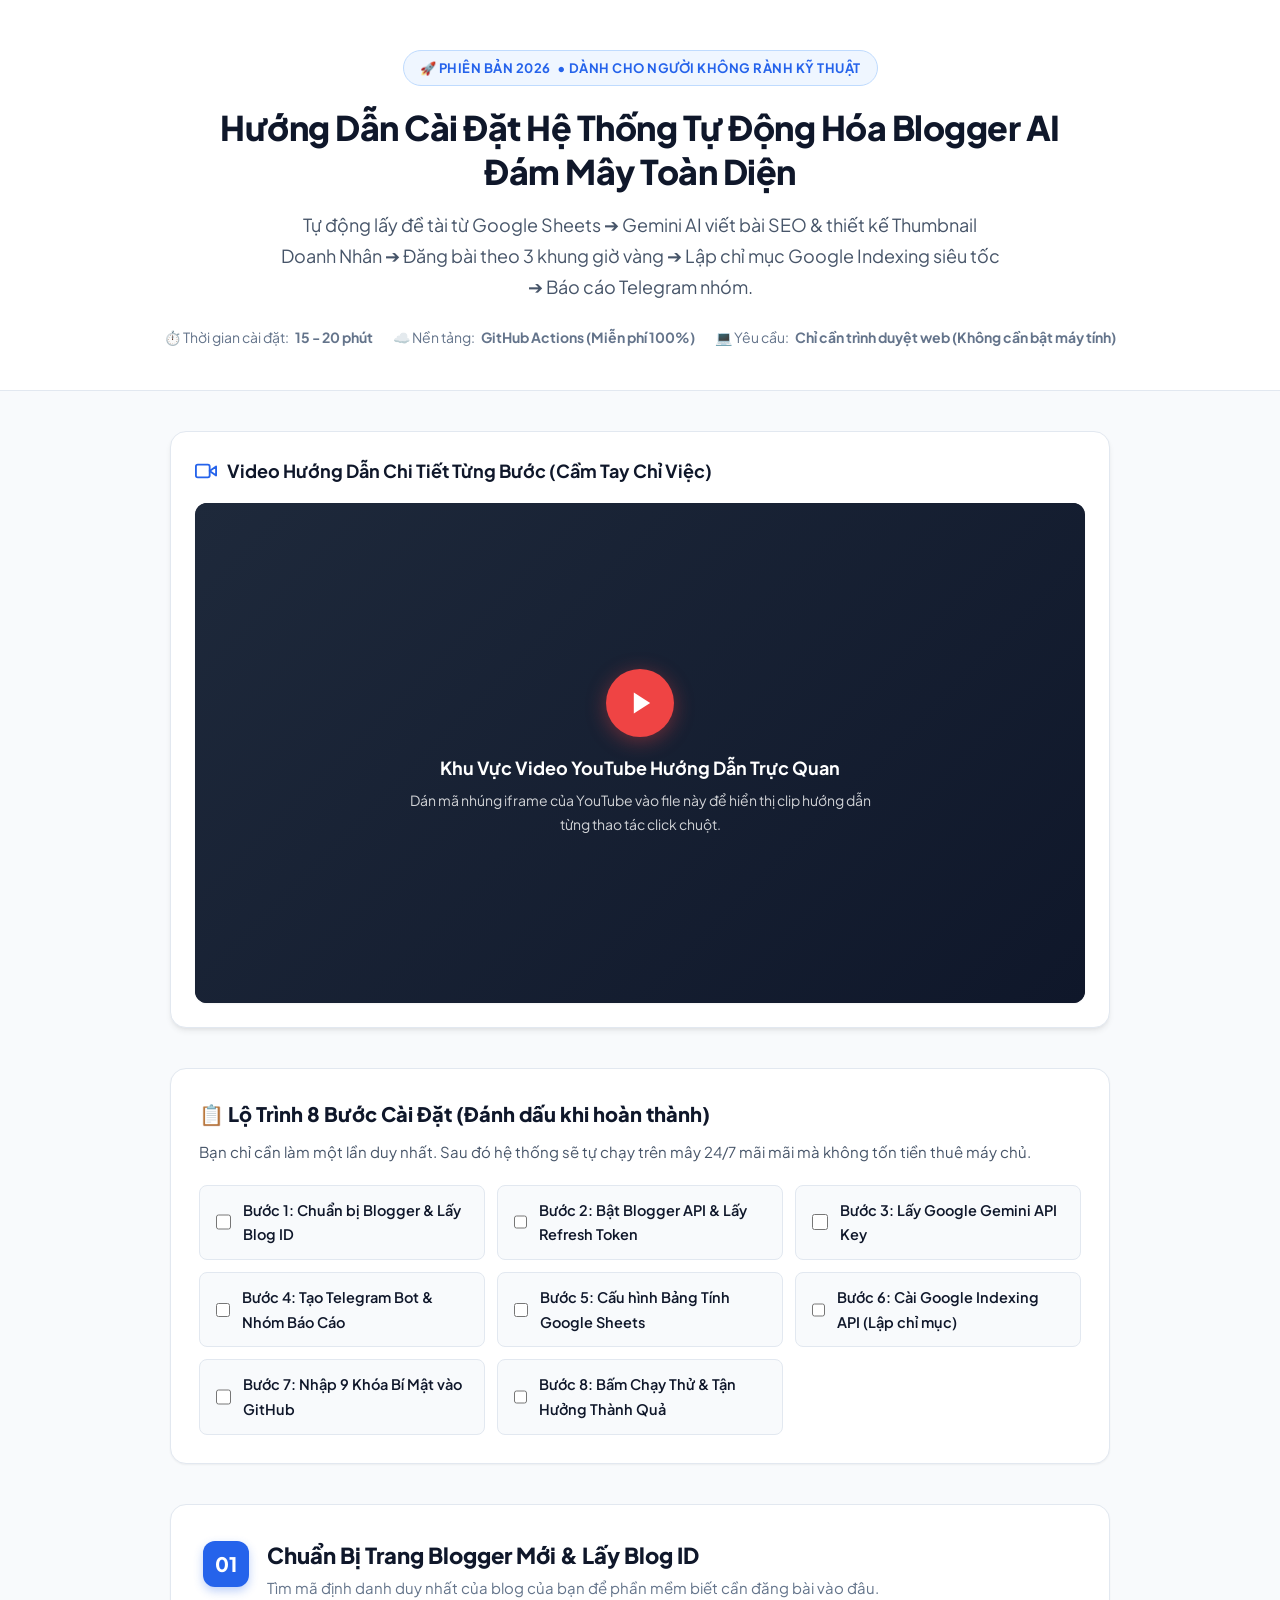
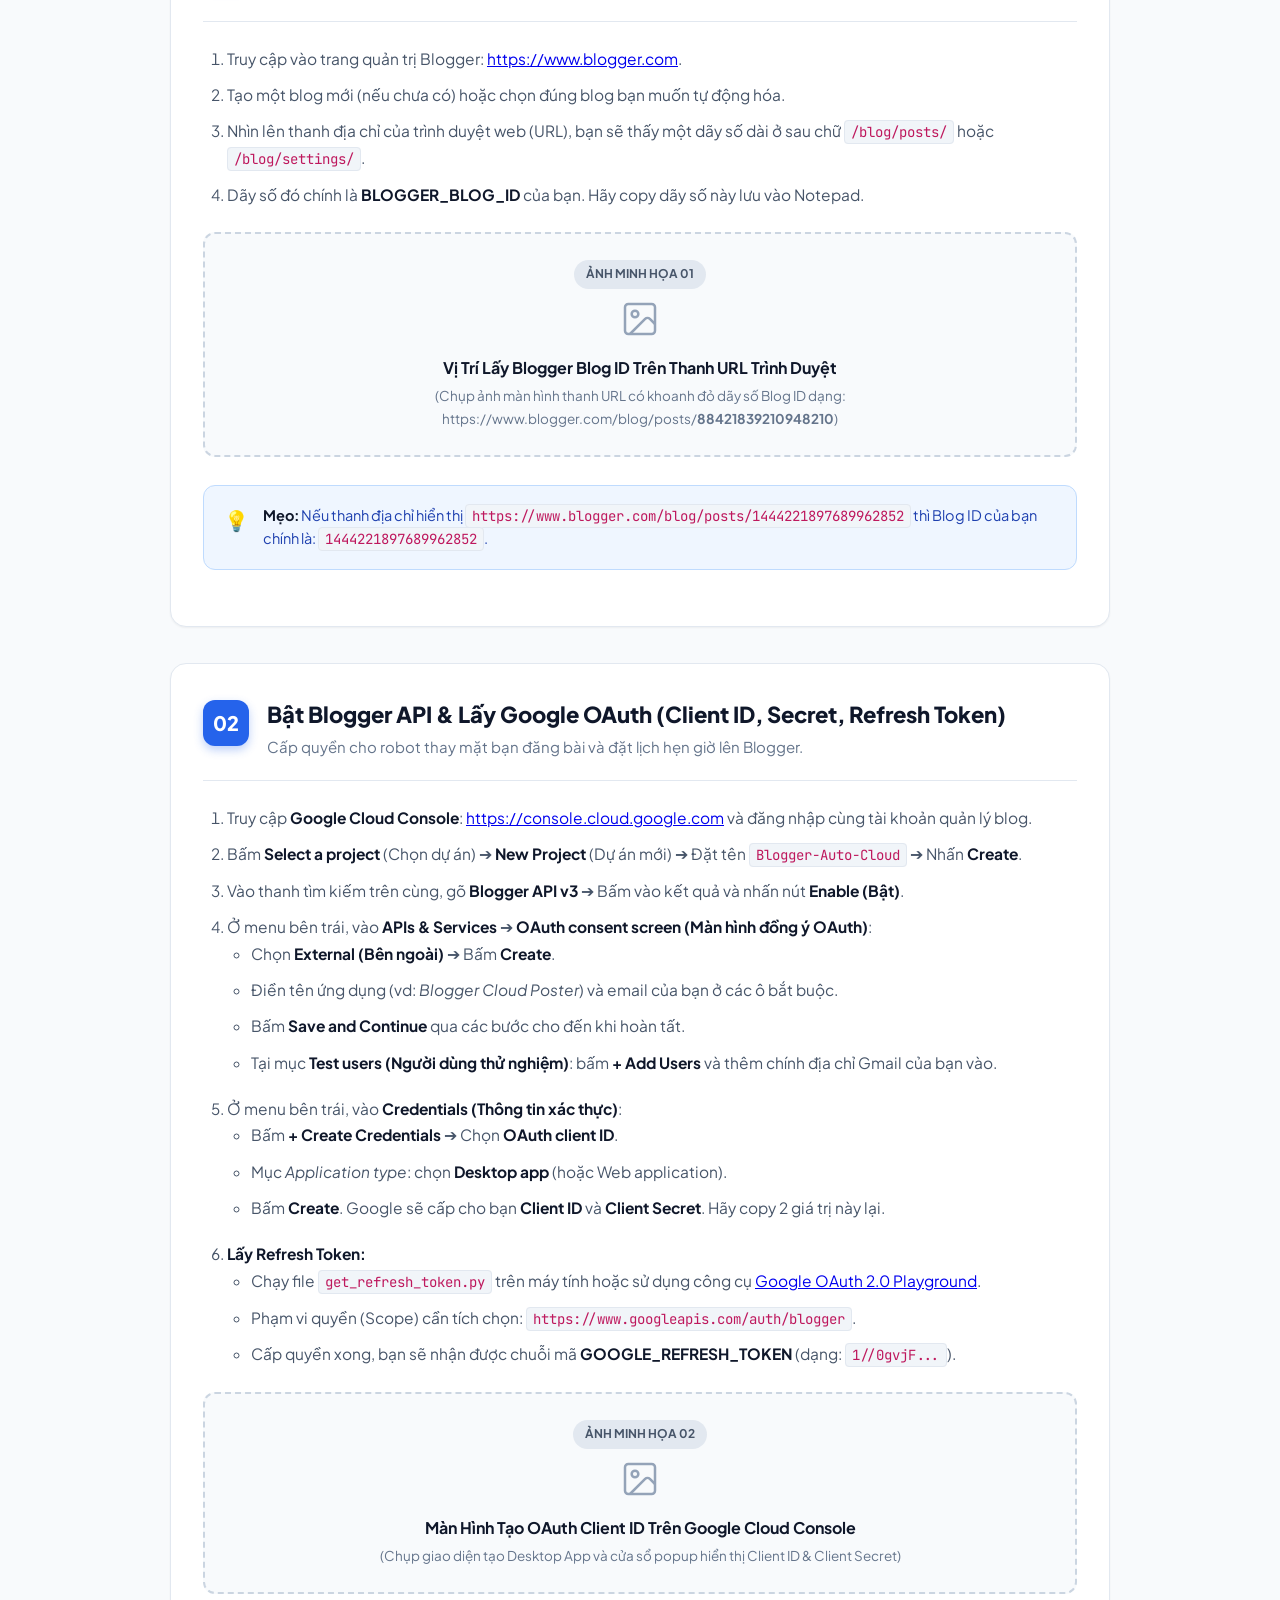
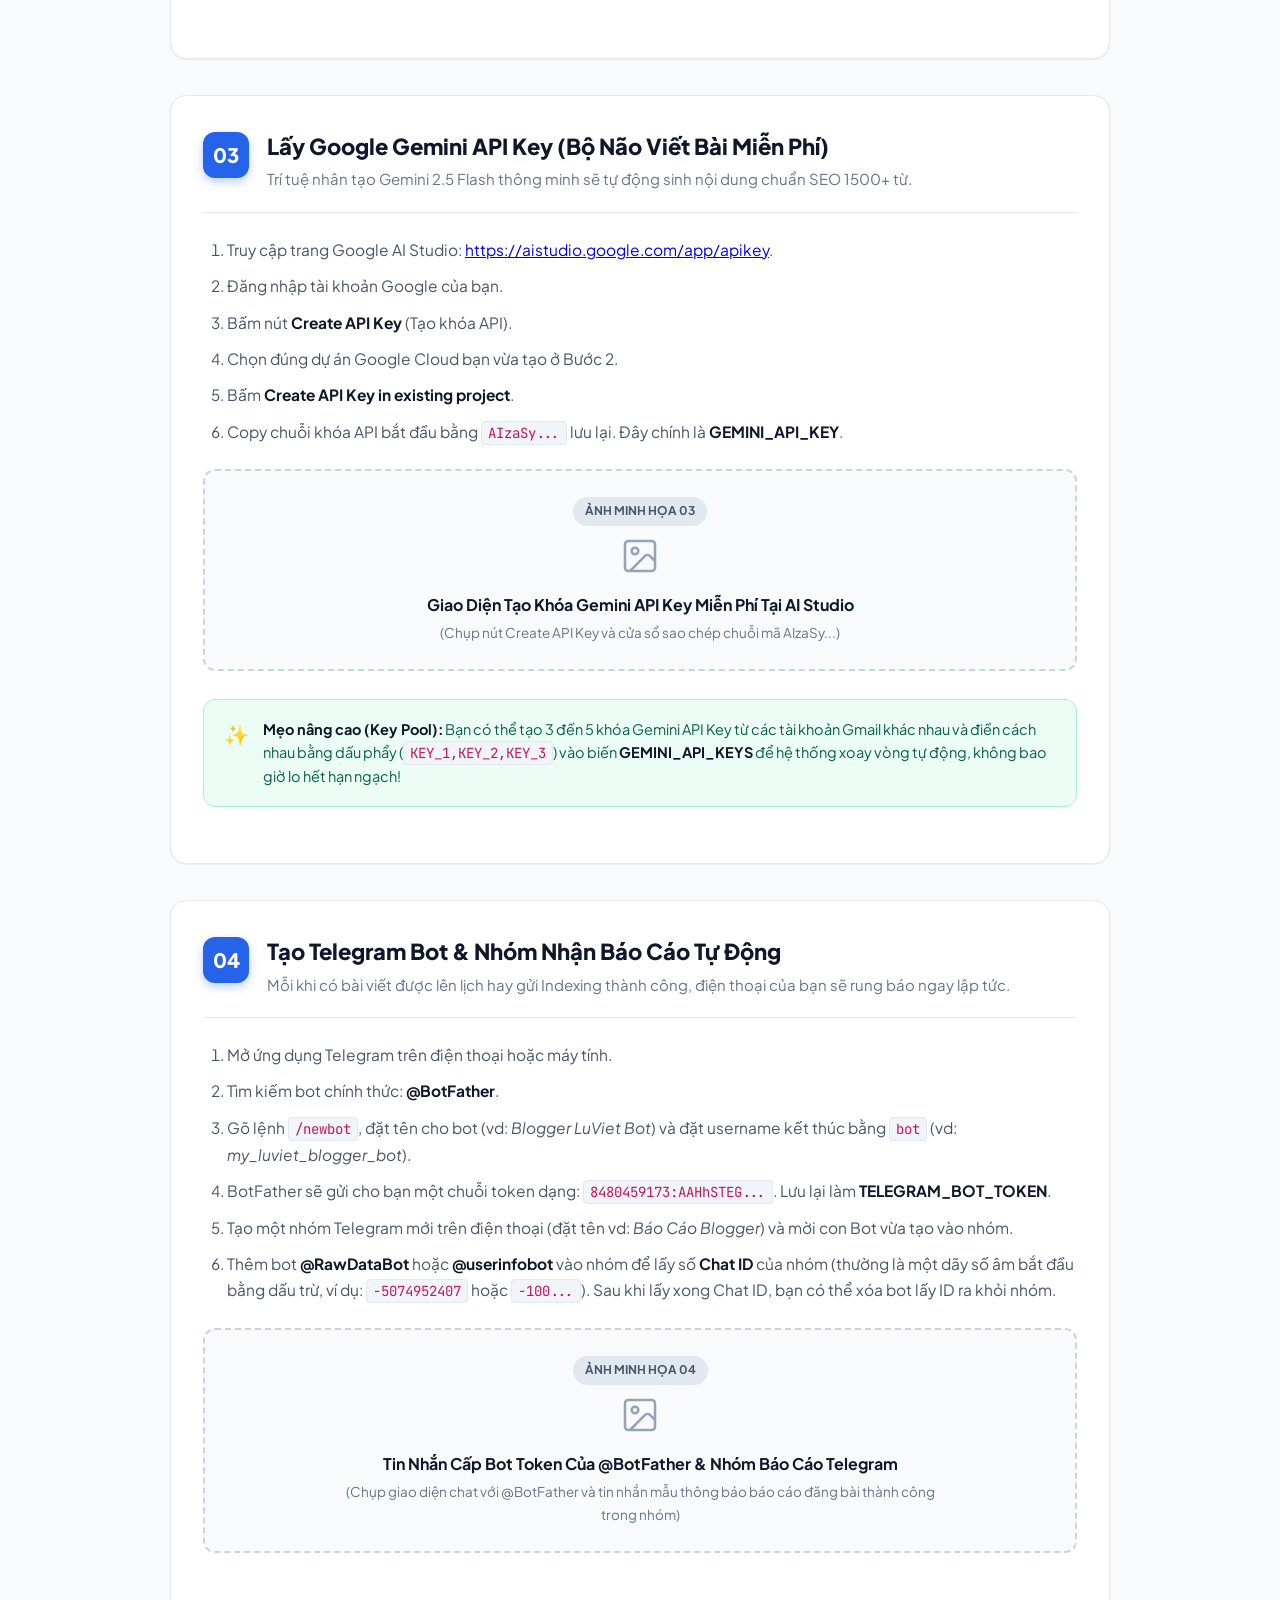
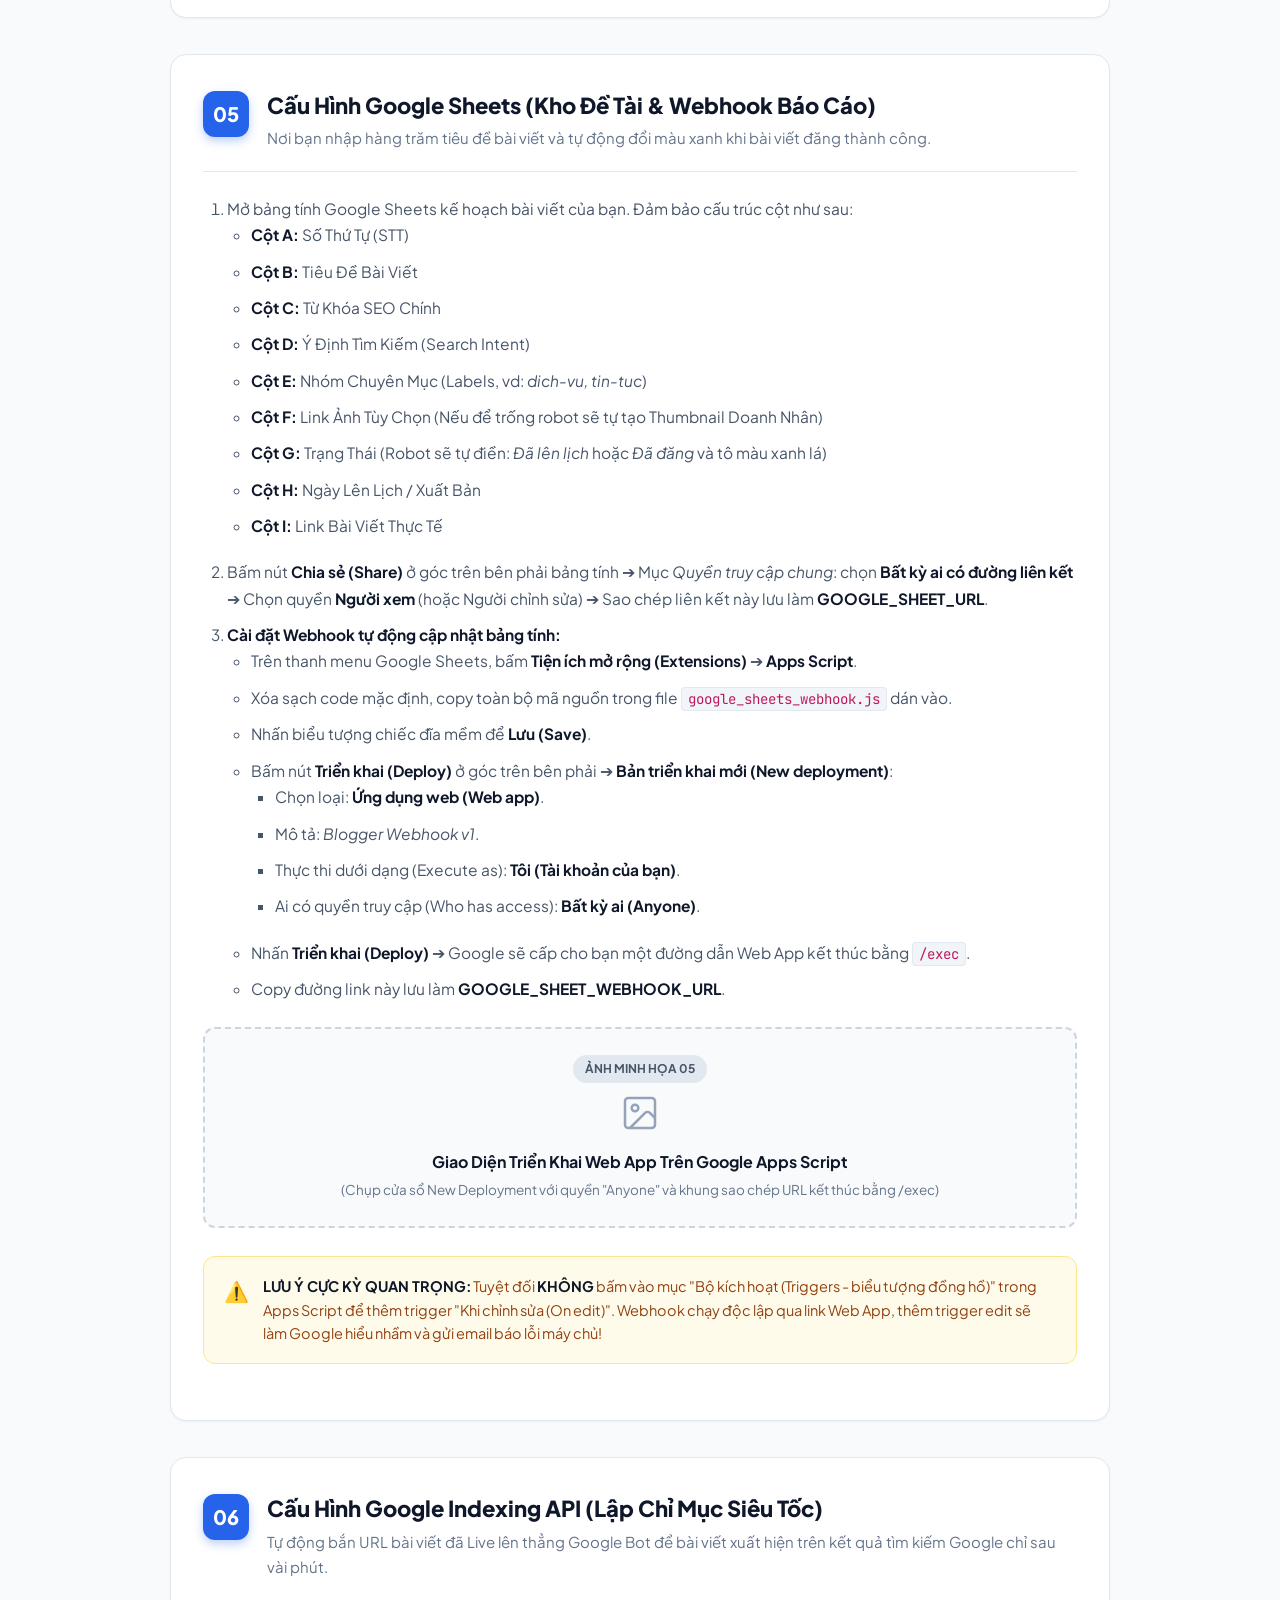
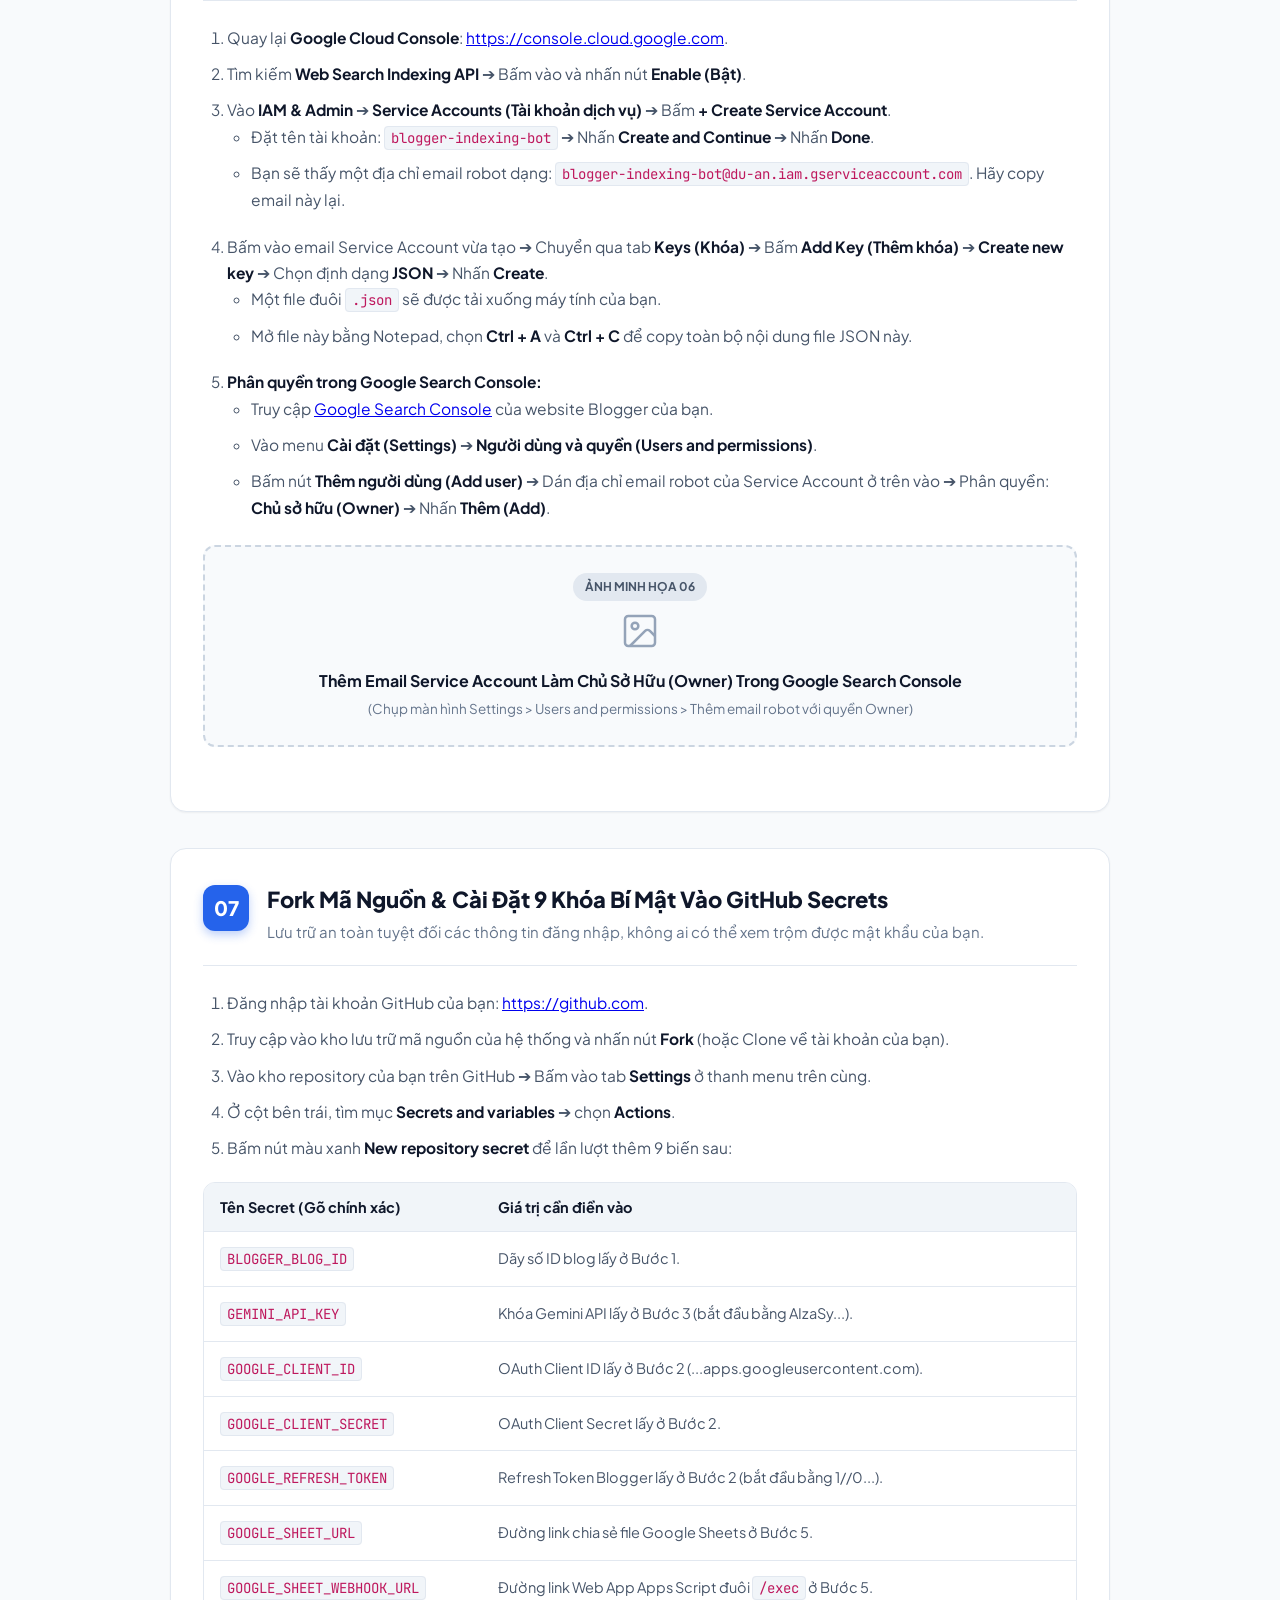
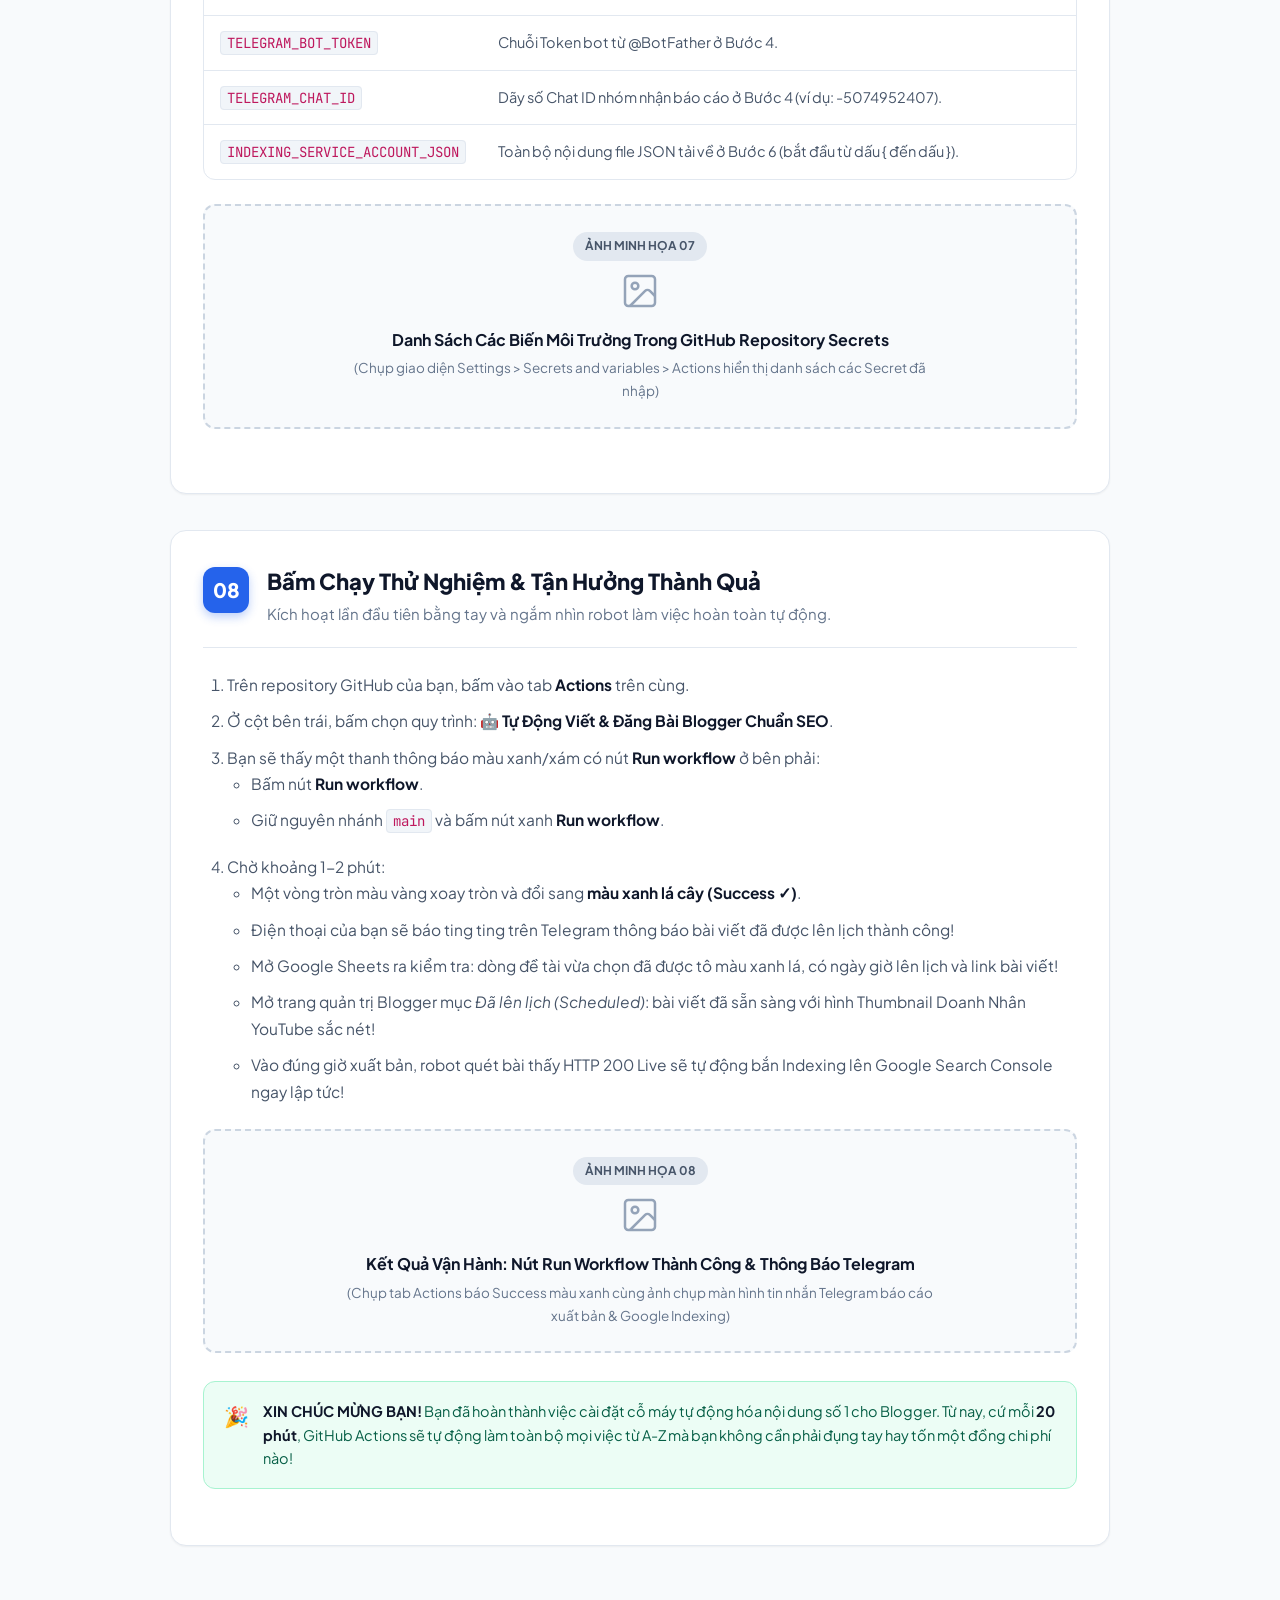
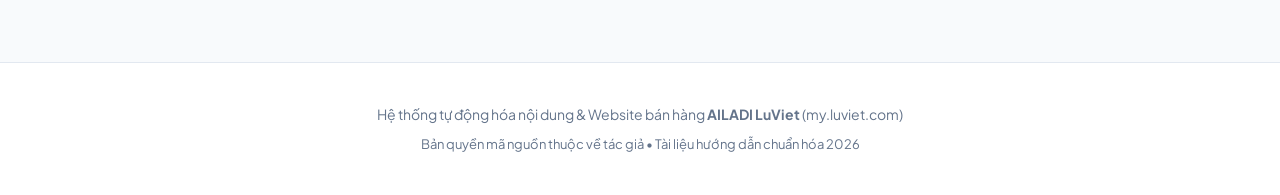
<file: HUONG_DAN_CAI_DAT_BLOGGER_TU_DONG.html>
<!DOCTYPE html>
<html lang="vi">
<head>
  <meta charset="UTF-8">
  <meta name="viewport" content="width=device-width, initial-scale=1.0">
  <title>Hướng Dẫn Cài Đặt Hệ Thống Tự Động Hóa Blogger AI Đám Mây Toàn Diện</title>
  <link rel="preconnect" href="https://fonts.googleapis.com">
  <link rel="preconnect" href="https://fonts.gstatic.com" crossorigin>
  <link href="https://fonts.googleapis.com/css2?family=Plus+Jakarta+Sans:wght@400;500;600;700;800&family=JetBrains+Mono:wght@400;500;600&display=swap" rel="stylesheet">
  <style>
    :root {
      --primary: #2563eb;
      --primary-hover: #1d4ed8;
      --primary-light: #eff6ff;
      --accent: #059669;
      --accent-light: #ecfdf5;
      --warning: #d97706;
      --warning-light: #fffbeb;
      --danger: #dc2626;
      --danger-light: #fef2f2;
      --text-main: #0f172a;
      --text-muted: #475569;
      --text-sub: #64748b;
      --bg-page: #f8fafc;
      --bg-card: #ffffff;
      --border: #e2e8f0;
      --border-focus: #94a3b8;
      --shadow-sm: 0 1px 2px 0 rgb(0 0 0 / 0.05);
      --shadow-md: 0 4px 6px -1px rgb(0 0 0 / 0.07), 0 2px 4px -2px rgb(0 0 0 / 0.07);
      --shadow-lg: 0 10px 15px -3px rgb(0 0 0 / 0.08), 0 4px 6px -4px rgb(0 0 0 / 0.08);
      --radius-sm: 8px;
      --radius-md: 12px;
      --radius-lg: 16px;
    }

    * {
      box-sizing: border-box;
      margin: 0;
      padding: 0;
    }

    body {
      font-family: 'Plus Jakarta Sans', -apple-system, BlinkMacSystemFont, 'Segoe UI', Roboto, sans-serif;
      background-color: var(--bg-page);
      color: var(--text-main);
      line-height: 1.7;
      font-size: 16px;
      -webkit-font-smoothing: antialiased;
    }

    /* Header & Hero */
    .hero-banner {
      background: #ffffff;
      border-bottom: 1px solid var(--border);
      padding: 50px 20px 40px;
      text-align: center;
      position: relative;
    }

    .badge-pill {
      display: inline-flex;
      align-items: center;
      gap: 6px;
      padding: 6px 16px;
      background: var(--primary-light);
      color: var(--primary);
      border-radius: 9999px;
      font-size: 13px;
      font-weight: 700;
      letter-spacing: 0.5px;
      text-transform: uppercase;
      margin-bottom: 20px;
      border: 1px solid #bfdbfe;
    }

    .hero-title {
      font-size: 34px;
      font-weight: 800;
      color: var(--text-main);
      line-height: 1.3;
      max-width: 860px;
      margin: 0 auto 16px;
      letter-spacing: -0.5px;
    }

    .hero-desc {
      font-size: 18px;
      color: var(--text-muted);
      max-width: 720px;
      margin: 0 auto 24px;
    }

    .meta-bar {
      display: flex;
      flex-wrap: wrap;
      justify-content: center;
      gap: 20px;
      font-size: 14px;
      color: var(--text-sub);
    }

    .meta-item {
      display: flex;
      align-items: center;
      gap: 6px;
    }

    /* Layout */
    .container {
      max-width: 980px;
      margin: 0 auto;
      padding: 40px 20px 80px;
    }

    /* Video Section */
    .video-card {
      background: #ffffff;
      border: 1px solid var(--border);
      border-radius: var(--radius-lg);
      padding: 24px;
      box-shadow: var(--shadow-md);
      margin-bottom: 40px;
    }

    .section-heading-sm {
      display: flex;
      align-items: center;
      gap: 10px;
      font-size: 18px;
      font-weight: 700;
      color: var(--text-main);
      margin-bottom: 16px;
    }

    .video-wrapper {
      position: relative;
      padding-bottom: 56.25%; /* 16:9 */
      height: 0;
      border-radius: var(--radius-md);
      overflow: hidden;
      background: #0f172a;
      box-shadow: var(--shadow-sm);
    }

    .video-wrapper iframe {
      position: absolute;
      top: 0;
      left: 0;
      width: 100%;
      height: 100%;
      border: none;
    }

    .video-placeholder {
      position: absolute;
      top: 0;
      left: 0;
      width: 100%;
      height: 100%;
      display: flex;
      flex-direction: column;
      align-items: center;
      justify-content: center;
      background: linear-gradient(135deg, #1e293b 0%, #0f172a 100%);
      color: #ffffff;
      text-align: center;
      padding: 20px;
    }

    .play-btn-mock {
      width: 68px;
      height: 68px;
      background: #ef4444;
      border-radius: 50%;
      display: flex;
      align-items: center;
      justify-content: center;
      margin-bottom: 16px;
      box-shadow: 0 4px 20px rgba(239, 68, 68, 0.4);
    }

    .play-btn-mock svg {
      width: 28px;
      height: 28px;
      fill: #ffffff;
      margin-left: 4px;
    }

    /* Quick Roadmap Checklist */
    .roadmap-box {
      background: #ffffff;
      border: 1px solid var(--border);
      border-radius: var(--radius-lg);
      padding: 28px;
      margin-bottom: 40px;
      box-shadow: var(--shadow-sm);
    }

    .roadmap-title {
      font-size: 20px;
      font-weight: 800;
      margin-bottom: 8px;
      color: var(--text-main);
    }

    .roadmap-desc {
      font-size: 15px;
      color: var(--text-muted);
      margin-bottom: 20px;
    }

    .checklist-grid {
      display: grid;
      grid-template-columns: repeat(auto-fit, minmax(280px, 1fr));
      gap: 12px;
    }

    .check-item {
      display: flex;
      align-items: center;
      gap: 12px;
      padding: 12px 16px;
      background: var(--bg-page);
      border: 1px solid var(--border);
      border-radius: var(--radius-sm);
      font-size: 14.5px;
      font-weight: 600;
      color: var(--text-main);
      cursor: pointer;
      user-select: none;
      transition: all 0.2s ease;
    }

    .check-item:hover {
      background: #ffffff;
      border-color: var(--primary);
    }

    .check-item input[type="checkbox"] {
      width: 18px;
      height: 18px;
      accent-color: var(--primary);
      cursor: pointer;
    }

    /* Steps Architecture */
    .step-card {
      background: #ffffff;
      border: 1px solid var(--border);
      border-radius: var(--radius-lg);
      padding: 36px 32px;
      margin-bottom: 36px;
      box-shadow: var(--shadow-sm);
      position: relative;
    }

    .step-header {
      display: flex;
      align-items: flex-start;
      gap: 18px;
      margin-bottom: 24px;
      padding-bottom: 20px;
      border-bottom: 1px solid var(--border);
    }

    .step-num {
      flex-shrink: 0;
      width: 46px;
      height: 46px;
      background: var(--primary);
      color: #ffffff;
      font-weight: 800;
      font-size: 20px;
      border-radius: 12px;
      display: flex;
      align-items: center;
      justify-content: center;
      box-shadow: 0 4px 10px rgba(37, 99, 235, 0.3);
    }

    .step-title-wrap h3 {
      font-size: 22px;
      font-weight: 800;
      color: var(--text-main);
      line-height: 1.3;
      margin-bottom: 6px;
    }

    .step-title-wrap p {
      font-size: 15px;
      color: var(--text-sub);
    }

    .step-content p, .step-content li {
      font-size: 15.5px;
      color: var(--text-muted);
      margin-bottom: 14px;
    }

    .step-content ol, .step-content ul {
      margin-left: 24px;
      margin-bottom: 20px;
    }

    .step-content li {
      margin-bottom: 10px;
    }

    .step-content strong {
      color: var(--text-main);
      font-weight: 700;
    }

    /* Image Placeholders */
    .image-placeholder-box {
      margin: 24px 0 28px;
      border: 2px dashed #cbd5e1;
      background: #f8fafc;
      border-radius: var(--radius-md);
      padding: 24px 20px;
      text-align: center;
      transition: border-color 0.2s;
    }

    .image-placeholder-box:hover {
      border-color: var(--primary);
    }

    .placeholder-badge {
      display: inline-block;
      padding: 4px 12px;
      background: #e2e8f0;
      color: #475569;
      font-size: 12px;
      font-weight: 700;
      border-radius: 9999px;
      margin-bottom: 10px;
      text-transform: uppercase;
    }

    .placeholder-icon {
      margin-bottom: 8px;
      color: #94a3b8;
    }

    .placeholder-title {
      font-size: 16px;
      font-weight: 700;
      color: var(--text-main);
      margin-bottom: 4px;
    }

    .placeholder-desc {
      font-size: 13.5px;
      color: var(--text-sub);
      max-width: 600px;
      margin: 0 auto;
    }

    /* Callout Alerts */
    .alert-box {
      display: flex;
      gap: 14px;
      padding: 18px 20px;
      border-radius: var(--radius-md);
      margin: 20px 0;
      font-size: 14.5px;
      line-height: 1.6;
    }

    .alert-info {
      background: var(--primary-light);
      border: 1px solid #bfdbfe;
      color: #1e40af;
    }

    .alert-success {
      background: var(--accent-light);
      border: 1px solid #a7f3d0;
      color: #065f46;
    }

    .alert-warning {
      background: var(--warning-light);
      border: 1px solid #fde68a;
      color: #92400e;
    }

    .alert-danger {
      background: var(--danger-light);
      border: 1px solid #fecaca;
      color: #991b1b;
    }

    .alert-icon {
      flex-shrink: 0;
      font-size: 20px;
    }

    /* Code Snippets */
    .code-wrapper {
      background: #0f172a;
      border-radius: var(--radius-md);
      overflow: hidden;
      margin: 18px 0;
      box-shadow: var(--shadow-sm);
    }

    .code-topbar {
      display: flex;
      align-items: center;
      justify-content: space-between;
      padding: 10px 16px;
      background: #1e293b;
      border-bottom: 1px solid #334155;
      font-size: 13px;
      color: #94a3b8;
      font-family: 'JetBrains Mono', monospace;
    }

    .copy-btn {
      background: #334155;
      border: 1px solid #475569;
      color: #f8fafc;
      padding: 4px 12px;
      border-radius: 6px;
      font-size: 12px;
      font-weight: 600;
      cursor: pointer;
      display: flex;
      align-items: center;
      gap: 6px;
      transition: all 0.15s ease;
    }

    .copy-btn:hover {
      background: var(--primary);
      border-color: var(--primary);
    }

    pre code {
      display: block;
      padding: 16px 20px;
      color: #e2e8f0;
      font-family: 'JetBrains Mono', monospace;
      font-size: 13.5px;
      overflow-x: auto;
      line-height: 1.6;
    }

    .inline-code {
      background: #f1f5f9;
      color: #be185d;
      padding: 2px 6px;
      border-radius: 4px;
      font-family: 'JetBrains Mono', monospace;
      font-size: 14px;
      border: 1px solid #e2e8f0;
    }

    /* Secret Table */
    .table-container {
      overflow-x: auto;
      margin: 20px 0;
      border: 1px solid var(--border);
      border-radius: var(--radius-md);
    }

    table {
      width: 100%;
      border-collapse: collapse;
      text-align: left;
      font-size: 14.5px;
    }

    th {
      background: #f1f5f9;
      color: var(--text-main);
      padding: 12px 16px;
      font-weight: 700;
      border-bottom: 1px solid var(--border);
    }

    td {
      padding: 14px 16px;
      border-bottom: 1px solid var(--border);
      color: var(--text-muted);
      vertical-align: top;
    }

    tr:last-child td {
      border-bottom: none;
    }

    tr:hover td {
      background: #fafafa;
    }

    /* Footer */
    footer {
      text-align: center;
      padding: 40px 20px;
      border-top: 1px solid var(--border);
      background: #ffffff;
      color: var(--text-sub);
      font-size: 14px;
    }

    footer a {
      color: var(--primary);
      text-decoration: none;
      font-weight: 600;
    }

    @media (max-width: 768px) {
      .hero-title { font-size: 26px; }
      .hero-desc { font-size: 16px; }
      .step-card { padding: 24px 18px; }
      .step-header { flex-direction: column; gap: 12px; }
    }
  </style>
</head>
<body>

  <!-- Top Hero Header -->
  <header class="hero-banner">
    <div class="badge-pill">
      <span>🚀 Phiên bản 2026</span> • Dành Cho Người Không Rành Kỹ Thuật
    </div>
    <h1 class="hero-title">Hướng Dẫn Cài Đặt Hệ Thống Tự Động Hóa Blogger AI Đám Mây Toàn Diện</h1>
    <p class="hero-desc">Tự động lấy đề tài từ Google Sheets ➔ Gemini AI viết bài SEO & thiết kế Thumbnail Doanh Nhân ➔ Đăng bài theo 3 khung giờ vàng ➔ Lập chỉ mục Google Indexing siêu tốc ➔ Báo cáo Telegram nhóm.</p>
    <div class="meta-bar">
      <div class="meta-item">⏱️ Thời gian cài đặt: <b>15 - 20 phút</b></div>
      <div class="meta-item">☁️ Nền tảng: <b>GitHub Actions (Miễn phí 100%)</b></div>
      <div class="meta-item">💻 Yêu cầu: <b>Chỉ cần trình duyệt web (Không cần bật máy tính)</b></div>
    </div>
  </header>

  <main class="container">

    <!-- 1. VIDEO HUONG DAN -->
    <section class="video-card">
      <div class="section-heading-sm">
        <svg width="22" height="22" viewBox="0 0 24 24" fill="none" stroke="#2563eb" stroke-width="2" stroke-linecap="round" stroke-linejoin="round"><polygon points="23 7 16 12 23 17 23 7"></polygon><rect x="1" y="5" width="15" height="14" rx="2" ry="2"></rect></svg>
        Video Hướng Dẫn Chi Tiết Từng Bước (Cầm Tay Chỉ Việc)
      </div>

      <!-- Khung Video YouTube Placeholder (Thay link nhúng vào src bên dưới khi có video) -->
      <div class="video-wrapper">
        <!-- Khi có link Youtube thực tế, bạn chỉ cần mở comment thẻ iframe này và thay YOUR_VIDEO_ID:
        <iframe src="https://www.youtube.com/embed/YOUR_VIDEO_ID" title="Hướng dẫn cài đặt Blogger Auto Cloud" allowfullscreen></iframe>
        -->
        <div class="video-placeholder">
          <div class="play-btn-mock">
            <svg viewBox="0 0 24 24"><polygon points="5 3 19 12 5 21 5 3"></polygon></svg>
          </div>
          <h4 style="font-size: 18px; margin-bottom: 6px;">Khu Vực Video YouTube Hướng Dẫn Trực Quan</h4>
          <p style="font-size: 14px; opacity: 0.8; max-width: 480px;">Dán mã nhúng iframe của YouTube vào file này để hiển thị clip hướng dẫn từng thao tác click chuột.</p>
        </div>
      </div>
    </section>

    <!-- 2. CHECKLIST LO TRINH -->
    <section class="roadmap-box">
      <h2 class="roadmap-title">📋 Lộ Trình 8 Bước Cài Đặt (Đánh dấu khi hoàn thành)</h2>
      <p class="roadmap-desc">Bạn chỉ cần làm một lần duy nhất. Sau đó hệ thống sẽ tự chạy trên mây 24/7 mãi mãi mà không tốn tiền thuê máy chủ.</p>
      
      <div class="checklist-grid">
        <label class="check-item"><input type="checkbox"> Bước 1: Chuẩn bị Blogger & Lấy Blog ID</label>
        <label class="check-item"><input type="checkbox"> Bước 2: Bật Blogger API & Lấy Refresh Token</label>
        <label class="check-item"><input type="checkbox"> Bước 3: Lấy Google Gemini API Key</label>
        <label class="check-item"><input type="checkbox"> Bước 4: Tạo Telegram Bot & Nhóm Báo Cáo</label>
        <label class="check-item"><input type="checkbox"> Bước 5: Cấu hình Bảng Tính Google Sheets</label>
        <label class="check-item"><input type="checkbox"> Bước 6: Cài Google Indexing API (Lập chỉ mục)</label>
        <label class="check-item"><input type="checkbox"> Bước 7: Nhập 9 Khóa Bí Mật vào GitHub</label>
        <label class="check-item"><input type="checkbox"> Bước 8: Bấm Chạy Thử & Tận Hưởng Thành Quả</label>
      </div>
    </section>

    <!-- ==================== BUOC 1 ==================== -->
    <article class="step-card">
      <div class="step-header">
        <div class="step-num">01</div>
        <div class="step-title-wrap">
          <h3>Chuẩn Bị Trang Blogger Mới & Lấy Blog ID</h3>
          <p>Tìm mã định danh duy nhất của blog của bạn để phần mềm biết cần đăng bài vào đâu.</p>
        </div>
      </div>

      <div class="step-content">
        <ol>
          <li>Truy cập vào trang quản trị Blogger: <a href="https://www.blogger.com" target="_blank">https://www.blogger.com</a>.</li>
          <li>Tạo một blog mới (nếu chưa có) hoặc chọn đúng blog bạn muốn tự động hóa.</li>
          <li>Nhìn lên thanh địa chỉ của trình duyệt web (URL), bạn sẽ thấy một dãy số dài ở sau chữ <span class="inline-code">/blog/posts/</span> hoặc <span class="inline-code">/blog/settings/</span>.</li>
          <li>Dãy số đó chính là <strong>BLOGGER_BLOG_ID</strong> của bạn. Hãy copy dãy số này lưu vào Notepad.</li>
        </ol>

        <!-- Image Placeholder 1 -->
        <div class="image-placeholder-box">
          <span class="placeholder-badge">Ảnh minh họa 01</span>
          <div class="placeholder-icon">
            <svg width="40" height="40" fill="none" stroke="currentColor" stroke-width="1.5" viewBox="0 0 24 24"><rect width="18" height="18" x="3" y="3" rx="2" ry="2"></rect><circle cx="9" cy="9" r="2"></circle><path d="m21 15-3.086-3.086a2 2 0 0 0-2.828 0L6 21"></path></svg>
          </div>
          <div class="placeholder-title">Vị Trí Lấy Blogger Blog ID Trên Thanh URL Trình Duyệt</div>
          <div class="placeholder-desc">(Chụp ảnh màn hình thanh URL có khoanh đỏ dãy số Blog ID dạng: https://www.blogger.com/blog/posts/<b>88421839210948210</b>)</div>
        </div>

        <div class="alert-box alert-info">
          <div class="alert-icon">💡</div>
          <div><strong>Mẹo:</strong> Nếu thanh địa chỉ hiển thị <span class="inline-code">https://www.blogger.com/blog/posts/1444221897689962852</span> thì Blog ID của bạn chính là: <span class="inline-code">1444221897689962852</span>.</div>
        </div>
      </div>
    </article>

    <!-- ==================== BUOC 2 ==================== -->
    <article class="step-card">
      <div class="step-header">
        <div class="step-num">02</div>
        <div class="step-title-wrap">
          <h3>Bật Blogger API & Lấy Google OAuth (Client ID, Secret, Refresh Token)</h3>
          <p>Cấp quyền cho robot thay mặt bạn đăng bài và đặt lịch hẹn giờ lên Blogger.</p>
        </div>
      </div>

      <div class="step-content">
        <ol>
          <li>Truy cập <strong>Google Cloud Console</strong>: <a href="https://console.cloud.google.com" target="_blank">https://console.cloud.google.com</a> và đăng nhập cùng tài khoản quản lý blog.</li>
          <li>Bấm <strong>Select a project</strong> (Chọn dự án) ➔ <strong>New Project</strong> (Dự án mới) ➔ Đặt tên <span class="inline-code">Blogger-Auto-Cloud</span> ➔ Nhấn <strong>Create</strong>.</li>
          <li>Vào thanh tìm kiếm trên cùng, gõ <strong>Blogger API v3</strong> ➔ Bấm vào kết quả và nhấn nút <strong>Enable (Bật)</strong>.</li>
          <li>Ở menu bên trái, vào <strong>APIs & Services</strong> ➔ <strong>OAuth consent screen (Màn hình đồng ý OAuth)</strong>:
            <ul>
              <li>Chọn <strong>External (Bên ngoài)</strong> ➔ Bấm <strong>Create</strong>.</li>
              <li>Điền tên ứng dụng (vd: <i>Blogger Cloud Poster</i>) và email của bạn ở các ô bắt buộc.</li>
              <li>Bấm <strong>Save and Continue</strong> qua các bước cho đến khi hoàn tất.</li>
              <li>Tại mục <strong>Test users (Người dùng thử nghiệm)</strong>: bấm <strong>+ Add Users</strong> và thêm chính địa chỉ Gmail của bạn vào.</li>
            </ul>
          </li>
          <li>Ở menu bên trái, vào <strong>Credentials (Thông tin xác thực)</strong>:
            <ul>
              <li>Bấm <strong>+ Create Credentials</strong> ➔ Chọn <strong>OAuth client ID</strong>.</li>
              <li>Mục <i>Application type</i>: chọn <strong>Desktop app</strong> (hoặc Web application).</li>
              <li>Bấm <strong>Create</strong>. Google sẽ cấp cho bạn <strong>Client ID</strong> và <strong>Client Secret</strong>. Hãy copy 2 giá trị này lại.</li>
            </ul>
          </li>
          <li><strong>Lấy Refresh Token:</strong>
            <ul>
              <li>Chạy file <span class="inline-code">get_refresh_token.py</span> trên máy tính hoặc sử dụng công cụ <a href="https://developers.google.com/oauthplayground" target="_blank">Google OAuth 2.0 Playground</a>.</li>
              <li>Phạm vi quyền (Scope) cần tích chọn: <span class="inline-code">https://www.googleapis.com/auth/blogger</span>.</li>
              <li>Cấp quyền xong, bạn sẽ nhận được chuỗi mã <strong>GOOGLE_REFRESH_TOKEN</strong> (dạng: <span class="inline-code">1//0gvjF...</span>).</li>
            </ul>
          </li>
        </ol>

        <!-- Image Placeholder 2 -->
        <div class="image-placeholder-box">
          <span class="placeholder-badge">Ảnh minh họa 02</span>
          <div class="placeholder-icon">
            <svg width="40" height="40" fill="none" stroke="currentColor" stroke-width="1.5" viewBox="0 0 24 24"><rect width="18" height="18" x="3" y="3" rx="2" ry="2"></rect><circle cx="9" cy="9" r="2"></circle><path d="m21 15-3.086-3.086a2 2 0 0 0-2.828 0L6 21"></path></svg>
          </div>
          <div class="placeholder-title">Màn Hình Tạo OAuth Client ID Trên Google Cloud Console</div>
          <div class="placeholder-desc">(Chụp giao diện tạo Desktop App và cửa sổ popup hiển thị Client ID & Client Secret)</div>
        </div>
      </div>
    </article>

    <!-- ==================== BUOC 3 ==================== -->
    <article class="step-card">
      <div class="step-header">
        <div class="step-num">03</div>
        <div class="step-title-wrap">
          <h3>Lấy Google Gemini API Key (Bộ Não Viết Bài Miễn Phí)</h3>
          <p>Trí tuệ nhân tạo Gemini 2.5 Flash thông minh sẽ tự động sinh nội dung chuẩn SEO 1500+ từ.</p>
        </div>
      </div>

      <div class="step-content">
        <ol>
          <li>Truy cập trang Google AI Studio: <a href="https://aistudio.google.com/app/apikey" target="_blank">https://aistudio.google.com/app/apikey</a>.</li>
          <li>Đăng nhập tài khoản Google của bạn.</li>
          <li>Bấm nút <strong>Create API Key</strong> (Tạo khóa API).</li>
          <li>Chọn đúng dự án Google Cloud bạn vừa tạo ở Bước 2.</li>
          <li>Bấm <strong>Create API Key in existing project</strong>.</li>
          <li>Copy chuỗi khóa API bắt đầu bằng <span class="inline-code">AIzaSy...</span> lưu lại. Đây chính là <strong>GEMINI_API_KEY</strong>.</li>
        </ol>

        <!-- Image Placeholder 3 -->
        <div class="image-placeholder-box">
          <span class="placeholder-badge">Ảnh minh họa 03</span>
          <div class="placeholder-icon">
            <svg width="40" height="40" fill="none" stroke="currentColor" stroke-width="1.5" viewBox="0 0 24 24"><rect width="18" height="18" x="3" y="3" rx="2" ry="2"></rect><circle cx="9" cy="9" r="2"></circle><path d="m21 15-3.086-3.086a2 2 0 0 0-2.828 0L6 21"></path></svg>
          </div>
          <div class="placeholder-title">Giao Diện Tạo Khóa Gemini API Key Miễn Phí Tại AI Studio</div>
          <div class="placeholder-desc">(Chụp nút Create API Key và cửa sổ sao chép chuỗi mã AIzaSy...)</div>
        </div>

        <div class="alert-box alert-success">
          <div class="alert-icon">✨</div>
          <div><strong>Mẹo nâng cao (Key Pool):</strong> Bạn có thể tạo 3 đến 5 khóa Gemini API Key từ các tài khoản Gmail khác nhau và điền cách nhau bằng dấu phẩy (<span class="inline-code">KEY_1,KEY_2,KEY_3</span>) vào biến <strong>GEMINI_API_KEYS</strong> để hệ thống xoay vòng tự động, không bao giờ lo hết hạn ngạch!</div>
        </div>
      </div>
    </article>

    <!-- ==================== BUOC 4 ==================== -->
    <article class="step-card">
      <div class="step-header">
        <div class="step-num">04</div>
        <div class="step-title-wrap">
          <h3>Tạo Telegram Bot & Nhóm Nhận Báo Cáo Tự Động</h3>
          <p>Mỗi khi có bài viết được lên lịch hay gửi Indexing thành công, điện thoại của bạn sẽ rung báo ngay lập tức.</p>
        </div>
      </div>

      <div class="step-content">
        <ol>
          <li>Mở ứng dụng Telegram trên điện thoại hoặc máy tính.</li>
          <li>Tìm kiếm bot chính thức: <strong>@BotFather</strong>.</li>
          <li>Gõ lệnh <span class="inline-code">/newbot</span>, đặt tên cho bot (vd: <i>Blogger LuViet Bot</i>) và đặt username kết thúc bằng <span class="inline-code">bot</span> (vd: <i>my_luviet_blogger_bot</i>).</li>
          <li>BotFather sẽ gửi cho bạn một chuỗi token dạng: <span class="inline-code">8480459173:AAHhSTEG...</span>. Lưu lại làm <strong>TELEGRAM_BOT_TOKEN</strong>.</li>
          <li>Tạo một nhóm Telegram mới trên điện thoại (đặt tên vd: <i>Báo Cáo Blogger</i>) và mời con Bot vừa tạo vào nhóm.</li>
          <li>Thêm bot <strong>@RawDataBot</strong> hoặc <strong>@userinfobot</strong> vào nhóm để lấy số <strong>Chat ID</strong> của nhóm (thường là một dãy số âm bắt đầu bằng dấu trừ, ví dụ: <span class="inline-code">-5074952407</span> hoặc <span class="inline-code">-100...</span>). Sau khi lấy xong Chat ID, bạn có thể xóa bot lấy ID ra khỏi nhóm.</li>
        </ol>

        <!-- Image Placeholder 4 -->
        <div class="image-placeholder-box">
          <span class="placeholder-badge">Ảnh minh họa 04</span>
          <div class="placeholder-icon">
            <svg width="40" height="40" fill="none" stroke="currentColor" stroke-width="1.5" viewBox="0 0 24 24"><rect width="18" height="18" x="3" y="3" rx="2" ry="2"></rect><circle cx="9" cy="9" r="2"></circle><path d="m21 15-3.086-3.086a2 2 0 0 0-2.828 0L6 21"></path></svg>
          </div>
          <div class="placeholder-title">Tin Nhắn Cấp Bot Token Của @BotFather & Nhóm Báo Cáo Telegram</div>
          <div class="placeholder-desc">(Chụp giao diện chat với @BotFather và tin nhắn mẫu thông báo báo cáo đăng bài thành công trong nhóm)</div>
        </div>
      </div>
    </article>

    <!-- ==================== BUOC 5 ==================== -->
    <article class="step-card">
      <div class="step-header">
        <div class="step-num">05</div>
        <div class="step-title-wrap">
          <h3>Cấu Hình Google Sheets (Kho Đề Tài & Webhook Báo Cáo)</h3>
          <p>Nơi bạn nhập hàng trăm tiêu đề bài viết và tự động đổi màu xanh khi bài viết đăng thành công.</p>
        </div>
      </div>

      <div class="step-content">
        <ol>
          <li>Mở bảng tính Google Sheets kế hoạch bài viết của bạn. Đảm bảo cấu trúc cột như sau:
            <ul>
              <li><strong>Cột A:</strong> Số Thứ Tự (STT)</li>
              <li><strong>Cột B:</strong> Tiêu Đề Bài Viết</li>
              <li><strong>Cột C:</strong> Từ Khóa SEO Chính</li>
              <li><strong>Cột D:</strong> Ý Định Tìm Kiếm (Search Intent)</li>
              <li><strong>Cột E:</strong> Nhóm Chuyên Mục (Labels, vd: <i>dich-vu, tin-tuc</i>)</li>
              <li><strong>Cột F:</strong> Link Ảnh Tùy Chọn (Nếu để trống robot sẽ tự tạo Thumbnail Doanh Nhân)</li>
              <li><strong>Cột G:</strong> Trạng Thái (Robot sẽ tự điền: <i>Đã lên lịch</i> hoặc <i>Đã đăng</i> và tô màu xanh lá)</li>
              <li><strong>Cột H:</strong> Ngày Lên Lịch / Xuất Bản</li>
              <li><strong>Cột I:</strong> Link Bài Viết Thực Tế</li>
            </ul>
          </li>
          <li>Bấm nút <strong>Chia sẻ (Share)</strong> ở góc trên bên phải bảng tính ➔ Mục <i>Quyền truy cập chung</i>: chọn <strong>Bất kỳ ai có đường liên kết</strong> ➔ Chọn quyền <strong>Người xem</strong> (hoặc Người chỉnh sửa) ➔ Sao chép liên kết này lưu làm <strong>GOOGLE_SHEET_URL</strong>.</li>
          <li><strong>Cài đặt Webhook tự động cập nhật bảng tính:</strong>
            <ul>
              <li>Trên thanh menu Google Sheets, bấm <strong>Tiện ích mở rộng (Extensions)</strong> ➔ <strong>Apps Script</strong>.</li>
              <li>Xóa sạch code mặc định, copy toàn bộ mã nguồn trong file <span class="inline-code">google_sheets_webhook.js</span> dán vào.</li>
              <li>Nhấn biểu tượng chiếc đĩa mềm để <strong>Lưu (Save)</strong>.</li>
              <li>Bấm nút <strong>Triển khai (Deploy)</strong> ở góc trên bên phải ➔ <strong>Bản triển khai mới (New deployment)</strong>:
                <ul>
                  <li>Chọn loại: <strong>Ứng dụng web (Web app)</strong>.</li>
                  <li>Mô tả: <i>Blogger Webhook v1</i>.</li>
                  <li>Thực thi dưới dạng (Execute as): <strong>Tôi (Tài khoản của bạn)</strong>.</li>
                  <li>Ai có quyền truy cập (Who has access): <strong>Bất kỳ ai (Anyone)</strong>.</li>
                </ul>
              </li>
              <li>Nhấn <strong>Triển khai (Deploy)</strong> ➔ Google sẽ cấp cho bạn một đường dẫn Web App kết thúc bằng <span class="inline-code">/exec</span>.</li>
              <li>Copy đường link này lưu làm <strong>GOOGLE_SHEET_WEBHOOK_URL</strong>.</li>
            </ul>
          </li>
        </ol>

        <!-- Image Placeholder 5 -->
        <div class="image-placeholder-box">
          <span class="placeholder-badge">Ảnh minh họa 05</span>
          <div class="placeholder-icon">
            <svg width="40" height="40" fill="none" stroke="currentColor" stroke-width="1.5" viewBox="0 0 24 24"><rect width="18" height="18" x="3" y="3" rx="2" ry="2"></rect><circle cx="9" cy="9" r="2"></circle><path d="m21 15-3.086-3.086a2 2 0 0 0-2.828 0L6 21"></path></svg>
          </div>
          <div class="placeholder-title">Giao Diện Triển Khai Web App Trên Google Apps Script</div>
          <div class="placeholder-desc">(Chụp cửa sổ New Deployment với quyền "Anyone" và khung sao chép URL kết thúc bằng /exec)</div>
        </div>

        <div class="alert-box alert-warning">
          <div class="alert-icon">⚠️</div>
          <div><strong>LƯU Ý CỰC KỲ QUAN TRỌNG:</strong> Tuyệt đối <strong>KHÔNG</strong> bấm vào mục "Bộ kích hoạt (Triggers - biểu tượng đồng hồ)" trong Apps Script để thêm trigger "Khi chỉnh sửa (On edit)". Webhook chạy độc lập qua link Web App, thêm trigger edit sẽ làm Google hiểu nhầm và gửi email báo lỗi máy chủ!</div>
        </div>
      </div>
    </article>

    <!-- ==================== BUOC 6 ==================== -->
    <article class="step-card">
      <div class="step-header">
        <div class="step-num">06</div>
        <div class="step-title-wrap">
          <h3>Cấu Hình Google Indexing API (Lập Chỉ Mục Siêu Tốc)</h3>
          <p>Tự động bắn URL bài viết đã Live lên thẳng Google Bot để bài viết xuất hiện trên kết quả tìm kiếm Google chỉ sau vài phút.</p>
        </div>
      </div>

      <div class="step-content">
        <ol>
          <li>Quay lại <strong>Google Cloud Console</strong>: <a href="https://console.cloud.google.com" target="_blank">https://console.cloud.google.com</a>.</li>
          <li>Tìm kiếm <strong>Web Search Indexing API</strong> ➔ Bấm vào và nhấn nút <strong>Enable (Bật)</strong>.</li>
          <li>Vào <strong>IAM & Admin</strong> ➔ <strong>Service Accounts (Tài khoản dịch vụ)</strong> ➔ Bấm <strong>+ Create Service Account</strong>.
            <ul>
              <li>Đặt tên tài khoản: <span class="inline-code">blogger-indexing-bot</span> ➔ Nhấn <strong>Create and Continue</strong> ➔ Nhấn <strong>Done</strong>.</li>
              <li>Bạn sẽ thấy một địa chỉ email robot dạng: <span class="inline-code">blogger-indexing-bot@du-an.iam.gserviceaccount.com</span>. Hãy copy email này lại.</li>
            </ul>
          </li>
          <li>Bấm vào email Service Account vừa tạo ➔ Chuyển qua tab <strong>Keys (Khóa)</strong> ➔ Bấm <strong>Add Key (Thêm khóa)</strong> ➔ <strong>Create new key</strong> ➔ Chọn định dạng <strong>JSON</strong> ➔ Nhấn <strong>Create</strong>.
            <ul>
              <li>Một file đuôi <span class="inline-code">.json</span> sẽ được tải xuống máy tính của bạn.</li>
              <li>Mở file này bằng Notepad, chọn <strong>Ctrl + A</strong> và <strong>Ctrl + C</strong> để copy toàn bộ nội dung file JSON này.</li>
            </ul>
          </li>
          <li><strong>Phân quyền trong Google Search Console:</strong>
            <ul>
              <li>Truy cập <a href="https://search.google.com/search-console" target="_blank">Google Search Console</a> của website Blogger của bạn.</li>
              <li>Vào menu <strong>Cài đặt (Settings)</strong> ➔ <strong>Người dùng và quyền (Users and permissions)</strong>.</li>
              <li>Bấm nút <strong>Thêm người dùng (Add user)</strong> ➔ Dán địa chỉ email robot của Service Account ở trên vào ➔ Phân quyền: <strong>Chủ sở hữu (Owner)</strong> ➔ Nhấn <strong>Thêm (Add)</strong>.</li>
            </ul>
          </li>
        </ol>

        <!-- Image Placeholder 6 -->
        <div class="image-placeholder-box">
          <span class="placeholder-badge">Ảnh minh họa 06</span>
          <div class="placeholder-icon">
            <svg width="40" height="40" fill="none" stroke="currentColor" stroke-width="1.5" viewBox="0 0 24 24"><rect width="18" height="18" x="3" y="3" rx="2" ry="2"></rect><circle cx="9" cy="9" r="2"></circle><path d="m21 15-3.086-3.086a2 2 0 0 0-2.828 0L6 21"></path></svg>
          </div>
          <div class="placeholder-title">Thêm Email Service Account Làm Chủ Sở Hữu (Owner) Trong Google Search Console</div>
          <div class="placeholder-desc">(Chụp màn hình Settings > Users and permissions > Thêm email robot với quyền Owner)</div>
        </div>
      </div>
    </article>

    <!-- ==================== BUOC 7 ==================== -->
    <article class="step-card">
      <div class="step-header">
        <div class="step-num">07</div>
        <div class="step-title-wrap">
          <h3>Fork Mã Nguồn & Cài Đặt 9 Khóa Bí Mật Vào GitHub Secrets</h3>
          <p>Lưu trữ an toàn tuyệt đối các thông tin đăng nhập, không ai có thể xem trộm được mật khẩu của bạn.</p>
        </div>
      </div>

      <div class="step-content">
        <ol>
          <li>Đăng nhập tài khoản GitHub của bạn: <a href="https://github.com" target="_blank">https://github.com</a>.</li>
          <li>Truy cập vào kho lưu trữ mã nguồn của hệ thống và nhấn nút <strong>Fork</strong> (hoặc Clone về tài khoản của bạn).</li>
          <li>Vào kho repository của bạn trên GitHub ➔ Bấm vào tab <strong>Settings</strong> ở thanh menu trên cùng.</li>
          <li>Ở cột bên trái, tìm mục <strong>Secrets and variables</strong> ➔ chọn <strong>Actions</strong>.</li>
          <li>Bấm nút màu xanh <strong>New repository secret</strong> để lần lượt thêm 9 biến sau:</li>
        </ol>

        <div class="table-container">
          <table>
            <thead>
              <tr>
                <th style="width: 30%;">Tên Secret (Gõ chính xác)</th>
                <th>Giá trị cần điền vào</th>
              </tr>
            </thead>
            <tbody>
              <tr>
                <td><span class="inline-code">BLOGGER_BLOG_ID</span></td>
                <td>Dãy số ID blog lấy ở Bước 1.</td>
              </tr>
              <tr>
                <td><span class="inline-code">GEMINI_API_KEY</span></td>
                <td>Khóa Gemini API lấy ở Bước 3 (bắt đầu bằng AIzaSy...).</td>
              </tr>
              <tr>
                <td><span class="inline-code">GOOGLE_CLIENT_ID</span></td>
                <td>OAuth Client ID lấy ở Bước 2 (...apps.googleusercontent.com).</td>
              </tr>
              <tr>
                <td><span class="inline-code">GOOGLE_CLIENT_SECRET</span></td>
                <td>OAuth Client Secret lấy ở Bước 2.</td>
              </tr>
              <tr>
                <td><span class="inline-code">GOOGLE_REFRESH_TOKEN</span></td>
                <td>Refresh Token Blogger lấy ở Bước 2 (bắt đầu bằng 1//0...).</td>
              </tr>
              <tr>
                <td><span class="inline-code">GOOGLE_SHEET_URL</span></td>
                <td>Đường link chia sẻ file Google Sheets ở Bước 5.</td>
              </tr>
              <tr>
                <td><span class="inline-code">GOOGLE_SHEET_WEBHOOK_URL</span></td>
                <td>Đường link Web App Apps Script đuôi <span class="inline-code">/exec</span> ở Bước 5.</td>
              </tr>
              <tr>
                <td><span class="inline-code">TELEGRAM_BOT_TOKEN</span></td>
                <td>Chuỗi Token bot từ @BotFather ở Bước 4.</td>
              </tr>
              <tr>
                <td><span class="inline-code">TELEGRAM_CHAT_ID</span></td>
                <td>Dãy số Chat ID nhóm nhận báo cáo ở Bước 4 (ví dụ: -5074952407).</td>
              </tr>
              <tr>
                <td><span class="inline-code">INDEXING_SERVICE_ACCOUNT_JSON</span></td>
                <td>Toàn bộ nội dung file JSON tải về ở Bước 6 (bắt đầu từ dấu { đến dấu }).</td>
              </tr>
            </tbody>
          </table>
        </div>

        <!-- Image Placeholder 7 -->
        <div class="image-placeholder-box">
          <span class="placeholder-badge">Ảnh minh họa 07</span>
          <div class="placeholder-icon">
            <svg width="40" height="40" fill="none" stroke="currentColor" stroke-width="1.5" viewBox="0 0 24 24"><rect width="18" height="18" x="3" y="3" rx="2" ry="2"></rect><circle cx="9" cy="9" r="2"></circle><path d="m21 15-3.086-3.086a2 2 0 0 0-2.828 0L6 21"></path></svg>
          </div>
          <div class="placeholder-title">Danh Sách Các Biến Môi Trường Trong GitHub Repository Secrets</div>
          <div class="placeholder-desc">(Chụp giao diện Settings > Secrets and variables > Actions hiển thị danh sách các Secret đã nhập)</div>
        </div>
      </div>
    </article>

    <!-- ==================== BUOC 8 ==================== -->
    <article class="step-card">
      <div class="step-header">
        <div class="step-num">08</div>
        <div class="step-title-wrap">
          <h3>Bấm Chạy Thử Nghiệm & Tận Hưởng Thành Quả</h3>
          <p>Kích hoạt lần đầu tiên bằng tay và ngắm nhìn robot làm việc hoàn toàn tự động.</p>
        </div>
      </div>

      <div class="step-content">
        <ol>
          <li>Trên repository GitHub của bạn, bấm vào tab <strong>Actions</strong> trên cùng.</li>
          <li>Ở cột bên trái, bấm chọn quy trình: <strong>🤖 Tự Động Viết & Đăng Bài Blogger Chuẩn SEO</strong>.</li>
          <li>Bạn sẽ thấy một thanh thông báo màu xanh/xám có nút <strong>Run workflow</strong> ở bên phải:
            <ul>
              <li>Bấm nút <strong>Run workflow</strong>.</li>
              <li>Giữ nguyên nhánh <span class="inline-code">main</span> và bấm nút xanh <strong>Run workflow</strong>.</li>
            </ul>
          </li>
          <li>Chờ khoảng 1-2 phút:
            <ul>
              <li>Một vòng tròn màu vàng xoay tròn và đổi sang <strong>màu xanh lá cây (Success ✓)</strong>.</li>
              <li>Điện thoại của bạn sẽ báo ting ting trên Telegram thông báo bài viết đã được lên lịch thành công!</li>
              <li>Mở Google Sheets ra kiểm tra: dòng đề tài vừa chọn đã được tô màu xanh lá, có ngày giờ lên lịch và link bài viết!</li>
              <li>Mở trang quản trị Blogger mục <i>Đã lên lịch (Scheduled)</i>: bài viết đã sẵn sàng với hình Thumbnail Doanh Nhân YouTube sắc nét!</li>
              <li>Vào đúng giờ xuất bản, robot quét bài thấy HTTP 200 Live sẽ tự động bắn Indexing lên Google Search Console ngay lập tức!</li>
            </ul>
          </li>
        </ol>

        <!-- Image Placeholder 8 -->
        <div class="image-placeholder-box">
          <span class="placeholder-badge">Ảnh minh họa 08</span>
          <div class="placeholder-icon">
            <svg width="40" height="40" fill="none" stroke="currentColor" stroke-width="1.5" viewBox="0 0 24 24"><rect width="18" height="18" x="3" y="3" rx="2" ry="2"></rect><circle cx="9" cy="9" r="2"></circle><path d="m21 15-3.086-3.086a2 2 0 0 0-2.828 0L6 21"></path></svg>
          </div>
          <div class="placeholder-title">Kết Quả Vận Hành: Nút Run Workflow Thành Công & Thông Báo Telegram</div>
          <div class="placeholder-desc">(Chụp tab Actions báo Success màu xanh cùng ảnh chụp màn hình tin nhắn Telegram báo cáo xuất bản & Google Indexing)</div>
        </div>

        <div class="alert-box alert-success">
          <div class="alert-icon">🎉</div>
          <div><strong>XIN CHÚC MỪNG BẠN!</strong> Bạn đã hoàn thành việc cài đặt cỗ máy tự động hóa nội dung số 1 cho Blogger. Từ nay, cứ mỗi <strong>20 phút</strong>, GitHub Actions sẽ tự động làm toàn bộ mọi việc từ A-Z mà bạn không cần phải đụng tay hay tốn một đồng chi phí nào!</div>
        </div>
      </div>
    </article>

  </main>

  <!-- Footer -->
  <footer>
    <p>Hệ thống tự động hóa nội dung & Website bán hàng <strong>AILADI LuViet</strong> (my.luviet.com)</p>
    <p style="margin-top: 6px; font-size: 13px;">Bản quyền mã nguồn thuộc về tác giả • Tài liệu hướng dẫn chuẩn hóa 2026</p>
  </footer>

  <script>
    // Copy code button script
    function copyCode(btn, elementId) {
      var code = document.getElementById(elementId).innerText;
      navigator.clipboard.writeText(code).then(function() {
        var originalText = btn.innerHTML;
        btn.innerHTML = "Đã sao chép! ✓";
        btn.style.background = "#059669";
        btn.style.borderColor = "#059669";
        setTimeout(function() {
          btn.innerHTML = originalText;
          btn.style.background = "";
          btn.style.borderColor = "";
        }, 2000);
      });
    }
  </script>
</body>
</html>
</file>
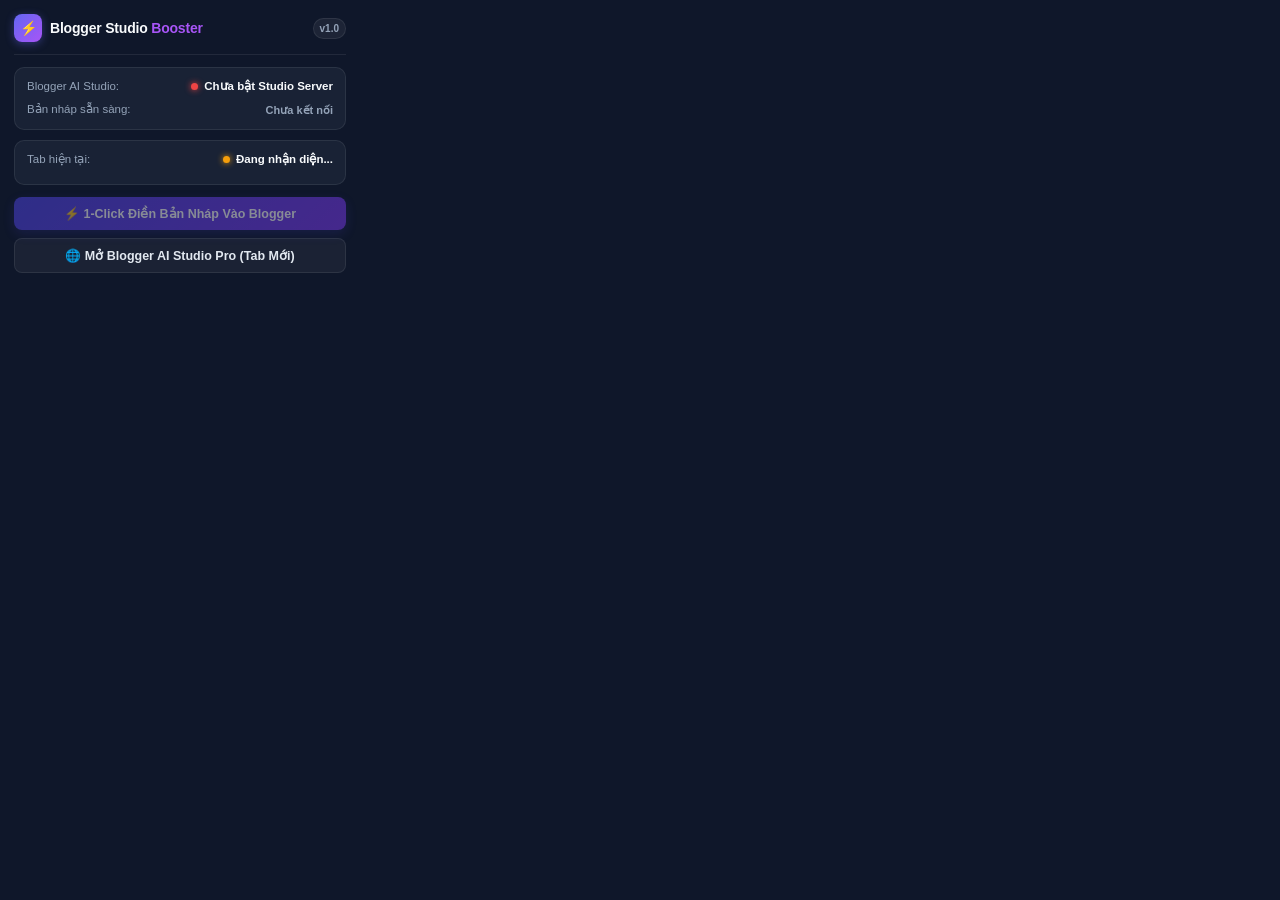
<file: chrome_extension/popup.html>
<!DOCTYPE html>
<html lang="vi">
<head>
  <meta charset="UTF-8">
  <title>Blogger AI Studio Booster</title>
  <style>
    :root {
      --bg-dark: #0f172a;
      --bg-card: rgba(30, 41, 59, 0.7);
      --border-color: rgba(255, 255, 255, 0.08);
      --primary: #6366f1;
      --primary-hover: #4f46e5;
      --success: #10b981;
      --warning: #f59e0b;
      --danger: #ef4444;
      --text-main: #f8fafc;
      --text-muted: #94a3b8;
    }

    * {
      box-sizing: border-box;
      margin: 0;
      padding: 0;
      font-family: -apple-system, BlinkMacSystemFont, "Segoe UI", Roboto, Helvetica, Arial, sans-serif;
    }

    body {
      width: 360px;
      background: var(--bg-dark);
      color: var(--text-main);
      padding: 14px;
      font-size: 13px;
      line-height: 1.5;
    }

    /* HEADER */
    .header {
      display: flex;
      align-items: center;
      justify-content: space-between;
      padding-bottom: 12px;
      border-bottom: 1px solid var(--border-color);
      margin-bottom: 12px;
    }

    .brand {
      display: flex;
      align-items: center;
      gap: 8px;
    }

    .brand-icon {
      width: 28px;
      height: 28px;
      background: linear-gradient(135deg, #6366f1, #a855f7);
      border-radius: 8px;
      display: flex;
      align-items: center;
      justify-content: center;
      font-weight: 800;
      font-size: 14px;
      color: #fff;
      box-shadow: 0 2px 8px rgba(99, 102, 241, 0.4);
    }

    .brand-title {
      font-size: 14px;
      font-weight: 700;
      letter-spacing: -0.2px;
    }

    .brand-title span {
      color: #a855f7;
    }

    .badge-ver {
      font-size: 10px;
      font-weight: 600;
      padding: 2px 6px;
      background: rgba(255, 255, 255, 0.06);
      border: 1px solid var(--border-color);
      border-radius: 12px;
      color: var(--text-muted);
    }

    /* STATUS CARDS */
    .status-card {
      background: var(--bg-card);
      border: 1px solid var(--border-color);
      border-radius: 10px;
      padding: 10px 12px;
      margin-bottom: 10px;
      backdrop-filter: blur(8px);
    }

    .status-row {
      display: flex;
      align-items: center;
      justify-content: space-between;
      margin-bottom: 6px;
    }

    .status-row:last-child {
      margin-bottom: 0;
    }

    .status-label {
      font-size: 11.5px;
      color: var(--text-muted);
    }

    .status-val {
      font-size: 11.5px;
      font-weight: 600;
      display: flex;
      align-items: center;
      gap: 6px;
    }

    .dot {
      width: 7px;
      height: 7px;
      border-radius: 50%;
      display: inline-block;
    }

    .dot.green { background: var(--success); box-shadow: 0 0 6px var(--success); }
    .dot.orange { background: var(--warning); box-shadow: 0 0 6px var(--warning); }
    .dot.red { background: var(--danger); box-shadow: 0 0 6px var(--danger); }

    /* ACTION BUTTONS */
    .actions-grid {
      display: flex;
      flex-direction: column;
      gap: 8px;
      margin-top: 12px;
    }

    .btn {
      width: 100%;
      border: none;
      border-radius: 8px;
      padding: 9px 12px;
      font-size: 12.5px;
      font-weight: 600;
      cursor: pointer;
      display: flex;
      align-items: center;
      justify-content: center;
      gap: 8px;
      transition: all 0.2s ease;
    }

    .btn-primary {
      background: linear-gradient(135deg, #4f46e5, #7c3aed);
      color: white;
      box-shadow: 0 4px 12px rgba(79, 70, 229, 0.3);
    }

    .btn-primary:hover {
      background: linear-gradient(135deg, #4338ca, #6d28d9);
      transform: translateY(-1px);
    }

    .btn-secondary {
      background: rgba(255, 255, 255, 0.05);
      color: #e2e8f0;
      border: 1px solid var(--border-color);
    }

    .btn-secondary:hover {
      background: rgba(255, 255, 255, 0.1);
      color: #fff;
    }

    .btn-success {
      background: linear-gradient(135deg, #059669, #10b981);
      color: white;
      box-shadow: 0 3px 10px rgba(16, 185, 129, 0.3);
    }

    .btn-success:hover {
      background: linear-gradient(135deg, #047857, #059669);
    }

    .btn:disabled {
      opacity: 0.5;
      cursor: not-allowed;
      transform: none !important;
    }

    /* FEEDBACK MSG */
    .msg-box {
      margin-top: 10px;
      padding: 8px 10px;
      border-radius: 6px;
      font-size: 11.5px;
      display: none;
      line-height: 1.4;
    }

    .msg-box.success {
      background: rgba(16, 185, 129, 0.15);
      border: 1px solid rgba(16, 185, 129, 0.3);
      color: #6ee7b7;
      display: block;
    }

    .msg-box.warning {
      background: rgba(245, 158, 11, 0.15);
      border: 1px solid rgba(245, 158, 11, 0.3);
      color: #fde68a;
      display: block;
    }

    .msg-box.error {
      background: rgba(239, 68, 68, 0.15);
      border: 1px solid rgba(239, 68, 68, 0.3);
      color: #fca5a5;
      display: block;
    }

    .blog-pill {
      font-family: monospace;
      font-size: 11px;
      background: rgba(255, 255, 255, 0.08);
      padding: 2px 6px;
      border-radius: 4px;
    }
  </style>
</head>
<body>
  <!-- HEADER -->
  <div class="header">
    <div class="brand">
      <div class="brand-icon">⚡</div>
      <div class="brand-title">Blogger Studio <span>Booster</span></div>
    </div>
    <span class="badge-ver">v1.0</span>
  </div>

  <!-- STUDIO SERVER STATUS -->
  <div class="status-card">
    <div class="status-row">
      <span class="status-label">Blogger AI Studio:</span>
      <span id="studioStatus" class="status-val"><span class="dot orange"></span> Đang kiểm tra...</span>
    </div>
    <div class="status-row">
      <span class="status-label">Bản nháp sẵn sàng:</span>
      <span id="draftStatus" class="status-val" style="color: var(--text-muted); font-size:11px;">Chưa có</span>
    </div>
  </div>

  <!-- ACTIVE TAB STATUS -->
  <div class="status-card">
    <div class="status-row">
      <span class="status-label">Tab hiện tại:</span>
      <span id="tabType" class="status-val"><span class="dot orange"></span> Đang nhận diện...</span>
    </div>
    <div class="status-row" id="blogIdRow" style="display: none;">
      <span class="status-label">Mã Blog ID:</span>
      <span id="blogIdVal" class="blog-pill">--</span>
    </div>
  </div>

  <!-- FEEDBACK MESSAGE -->
  <div id="msgBox" class="msg-box"></div>

  <!-- ACTION BUTTONS -->
  <div class="actions-grid">
    <!-- Action 1: 1-Click Fill Draft -->
    <button id="btnFillDraft" class="btn btn-primary" disabled>
      ⚡ 1-Click Điền Bản Nháp Vào Blogger
    </button>

    <!-- Action 2: Extract Post to Studio -->
    <button id="btnExtractToStudio" class="btn btn-secondary" style="display: none;">
      📥 Kéo Bài Từ Blogger Về Studio Để Tối Ưu
    </button>

    <!-- Action 3: Add Blog to Studio -->
    <button id="btnAddBlogToStudio" class="btn btn-secondary" style="display: none;">
      ➕ Lưu Blog Này Vào Studio Selector
    </button>

    <!-- Action 4: Open Studio Pro -->
    <button id="btnOpenStudio" class="btn btn-secondary">
      🌐 Mở Blogger AI Studio Pro (Tab Mới)
    </button>

    <!-- Action 5: Open Blogger (if not on blogger) -->
    <button id="btnOpenBlogger" class="btn btn-secondary" style="display: none;">
      📑 Mở Trang Quản Trị Blogger
    </button>
  </div>

  <script src="popup.js"></script>
</body>
</html>
</file>
